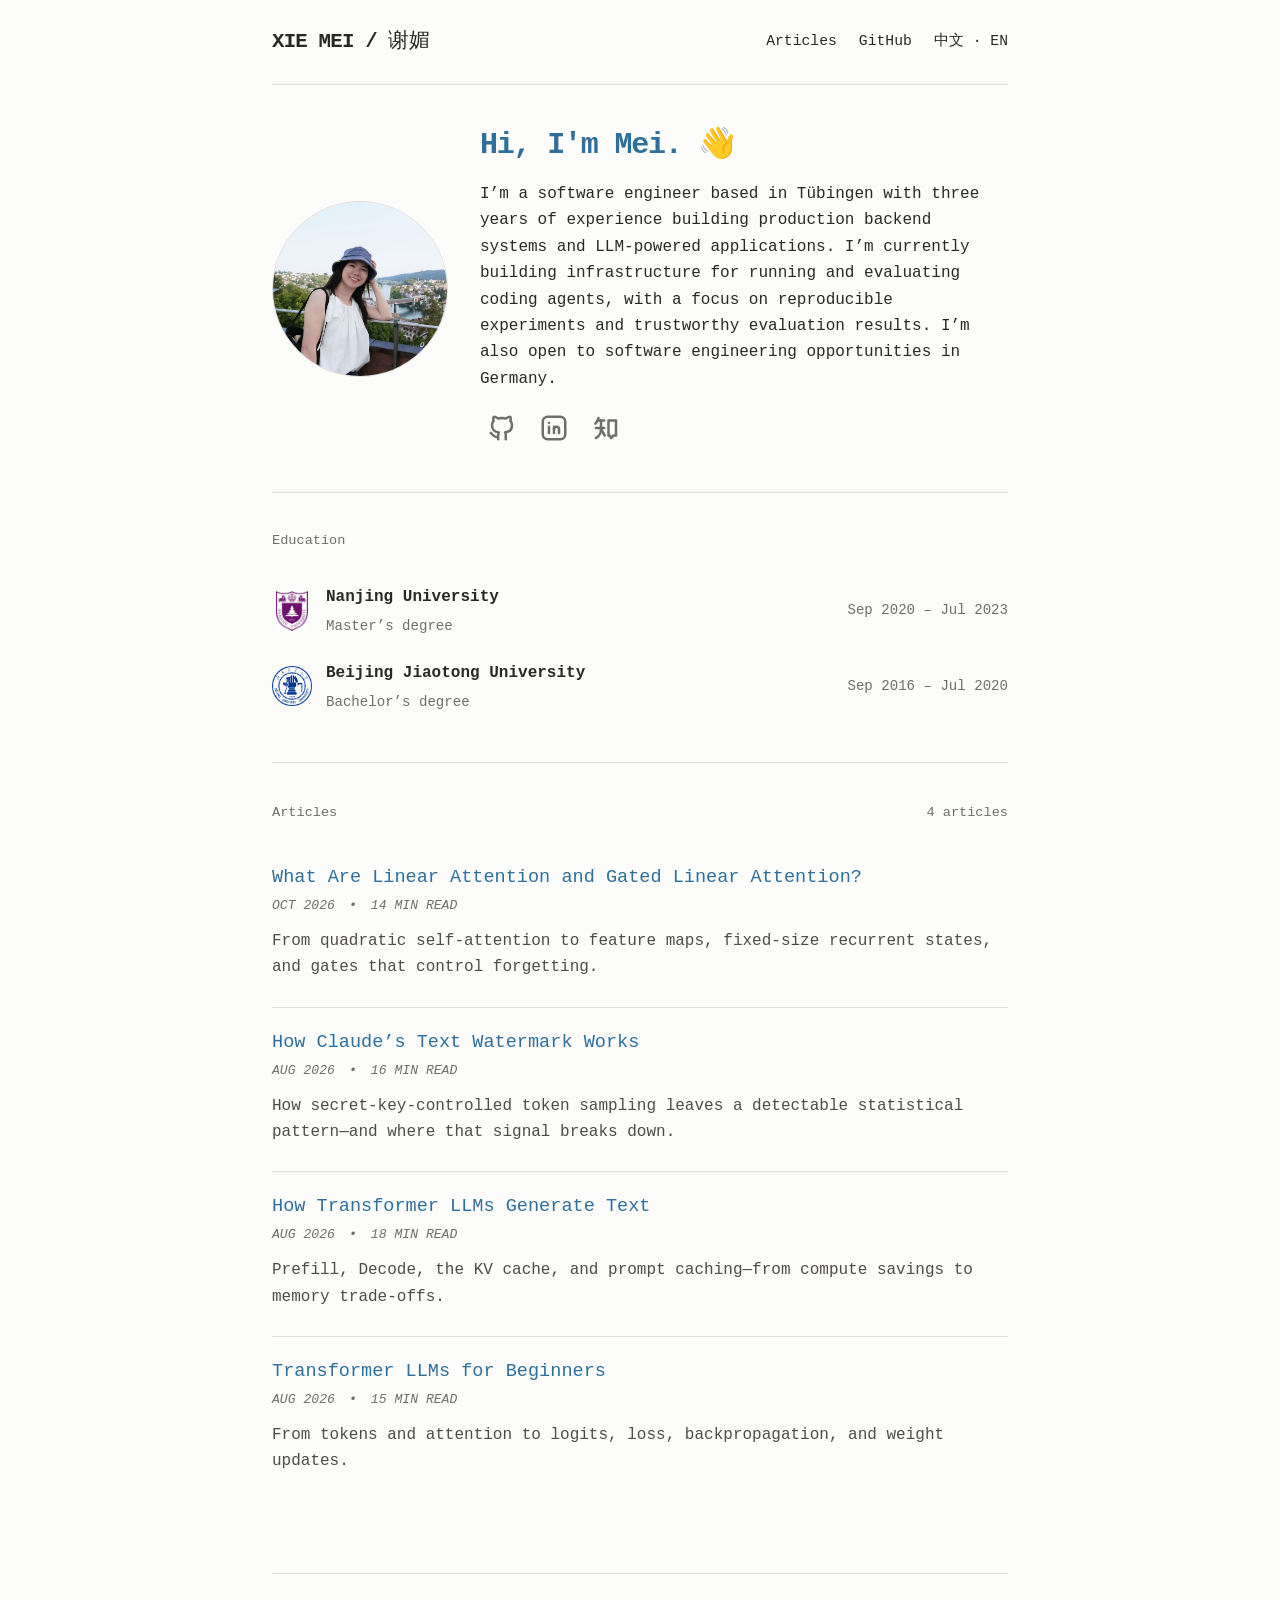
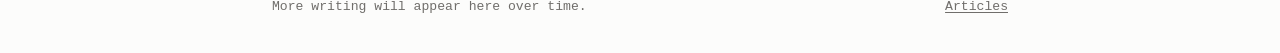
<file: index.html>
<!doctype html>
<html lang="en">
  <head>
    <meta charset="utf-8">
    <meta name="viewport" content="width=device-width, initial-scale=1">
    <meta
      name="description"
      content="Xie Mei's bilingual technical writing about language models, AI agents, and software engineering."
    >
    <meta name="theme-color" content="#fcfcfb">
    <title>Knowledge Library — XIE MEI / 谢媚</title>
    <link rel="stylesheet" href="/styles.css">
    <script type="module" src="/script.js?v=20261029-linear-attention"></script>
  </head>
  <body>
    <a class="skip-link" href="#articles">Skip to articles</a>

    <header class="site-header">
      <div class="site-shell header-inner">
        <a class="site-name" href="/" data-i18n="siteName">XIE MEI / 谢媚</a>
        <nav class="site-nav" data-i18n-aria="primaryNavAria" aria-label="Primary navigation">
          <a href="#articles" data-i18n="articlesNav">Articles</a>
          <a
            href="https://github.com/xiemeimeiaaa"
            data-i18n="githubLabel"
            data-i18n-aria="githubAria"
            aria-label="Visit Xie Mei's GitHub profile"
          >GitHub</a>
          <button
            class="language-switch"
            type="button"
            data-language-switch
            data-i18n="switchLabel"
            data-i18n-aria="switchLabel"
            aria-label="中文 · EN"
          >中文 · EN</button>
        </nav>
      </div>
    </header>

    <main class="site-shell home-main">
      <section class="profile-intro" aria-labelledby="page-heading">
        <div class="profile-portrait-wrap">
          <img
            class="profile-portrait"
            src="/assets/mei-profile.png"
            alt="Portrait of Mei"
            data-i18n-alt="profileImageAlt"
          >
        </div>
        <div class="profile-content">
          <h1 class="home-title" id="page-heading" data-i18n="profileHeading">Hi, I'm Mei. 👋</h1>
          <p class="intro-copy" data-i18n="profileDescription">
            I’m a software engineer based in Tübingen with three years of experience building production backend systems and LLM-powered applications. I’m currently building infrastructure for running and evaluating coding agents, with a focus on reproducible experiments and trustworthy evaluation results. I’m also open to software engineering opportunities in Germany.
          </p>
          <div class="profile-links" aria-label="Social profiles">
            <a
              class="profile-link"
              href="https://github.com/xiemeimeiaaa"
              data-i18n-aria="githubAria"
              aria-label="Visit Xie Mei's GitHub profile"
            >
              <svg
                viewBox="0 0 24 24"
                fill="none"
                stroke="currentColor"
                stroke-width="2"
                stroke-linecap="round"
                stroke-linejoin="round"
                aria-hidden="true"
              >
                <path stroke="none" d="M0 0h24v24H0z" fill="none"></path>
                <path d="M9 19c-4.3 1.4 -4.3 -2.5 -6 -3m12 5v-3.5c0 -1 .1 -1.4 -.5 -2c2.8 -.3 5.5 -1.4 5.5 -6a4.6 4.6 0 0 0 -1.3 -3.2a4.2 4.2 0 0 0 -.1 -3.2s-1.1 -.3 -3.5 1.3a12.3 12.3 0 0 0 -6.2 0c-2.4 -1.6 -3.5 -1.3 -3.5 -1.3a4.2 4.2 0 0 0 -.1 3.2a4.6 4.6 0 0 0 -1.3 3.2c0 4.6 2.7 5.7 5.5 6c-.6 .6 -.6 1.2 -.5 2v3.5"></path>
              </svg>
              <span class="visually-hidden" data-i18n="githubLabel">GitHub</span>
            </a>
            <a
              class="profile-link"
              href="https://www.linkedin.com/in/mei-xie-7ab332301/"
              data-i18n-aria="linkedinAria"
              aria-label="Visit Mei's LinkedIn profile"
            >
              <svg
                viewBox="0 0 24 24"
                fill="none"
                stroke="currentColor"
                stroke-width="2"
                stroke-linecap="round"
                stroke-linejoin="round"
                aria-hidden="true"
              >
                <path stroke="none" d="M0 0h24v24H0z" fill="none"></path>
                <path d="M8 11v5"></path>
                <path d="M8 8v.01"></path>
                <path d="M12 16v-5"></path>
                <path d="M16 16v-3a2 2 0 1 0 -4 0"></path>
                <path d="M3 7a4 4 0 0 1 4 -4h10a4 4 0 0 1 4 4v10a4 4 0 0 1 -4 4h-10a4 4 0 0 1 -4 -4z"></path>
              </svg>
              <span class="visually-hidden" data-i18n="linkedinLabel">LinkedIn</span>
            </a>
            <a
              class="profile-link"
              href="https://www.zhihu.com/people/wasabimiao-miao-miao"
              data-i18n-aria="zhihuAria"
              aria-label="Visit Mei's Zhihu profile"
            >
              <svg
                viewBox="0 0 24 24"
                fill="none"
                stroke="currentColor"
                stroke-width="2"
                stroke-linecap="round"
                stroke-linejoin="round"
                aria-hidden="true"
              >
                <path d="M14 6h6v12h-2l-2 2l-1 -2h-1l0 -12"></path>
                <path d="M4 12h6.5"></path>
                <path d="M10.5 6h-5"></path>
                <path d="M6 4c-.5 2.5 -1.5 3.5 -2.5 4.5"></path>
                <path d="M8 6v7c0 4.5 -2 5.5 -4 7"></path>
                <path d="M11 18l-3 -5"></path>
              </svg>
              <span class="visually-hidden" data-i18n="zhihuLabel">Zhihu</span>
            </a>
          </div>
        </div>
      </section>

      <section class="education" aria-labelledby="education-heading">
        <h2 id="education-heading" data-i18n="educationHeading">Education</h2>
        <div class="education-entry">
          <a class="education-school" href="https://www.nju.edu.cn/">
            <img class="education-logo" src="/assets/nanjing-university-logo.jpg" alt="" width="40" height="40">
            <span class="education-details">
              <span data-i18n="nanjingUniversity">Nanjing University</span>
              <span class="education-degree" data-i18n="nanjingDegree">Master’s degree</span>
            </span>
          </a>
          <time class="education-date" data-i18n="nanjingDates">Sep 2020 – Jul 2023</time>
        </div>
        <div class="education-entry">
          <a class="education-school" href="https://www.bjtu.edu.cn/">
            <img class="education-logo" src="/assets/beijing-jiaotong-university-logo.png" alt="" width="40" height="40">
            <span class="education-details">
              <span data-i18n="beijingJiaotongUniversity">Beijing Jiaotong University</span>
              <span class="education-degree" data-i18n="beijingDegree">Bachelor’s degree</span>
            </span>
          </a>
          <time class="education-date" data-i18n="beijingDates">Sep 2016 – Jul 2020</time>
        </div>
      </section>

      <section id="articles" class="articles" aria-labelledby="articles-heading">
        <div class="section-heading">
          <h2 id="articles-heading" data-i18n="latest">Articles</h2>
          <span class="article-count" data-i18n="count">4 articles</span>
        </div>

        <article class="post-entry">
          <h3 class="post-title">
            <a href="articles/linear-attention-and-gated-linear-attention/" data-i18n="article4Title" data-i18n-aria="article4Aria" aria-label="Read “What Are Linear Attention and Gated Linear Attention?”">What Are Linear Attention and Gated Linear Attention?</a>
          </h3>
          <div class="post-meta">
            <time datetime="2026-10-29" data-i18n="article4Date">OCT 2026</time>
            <span aria-hidden="true">•</span>
            <span data-i18n="article4ReadingTime">14 MIN READ</span>
          </div>
          <p class="post-summary" data-i18n="article4Summary">From quadratic self-attention to feature maps, fixed-size recurrent states, and gates that control forgetting.</p>
        </article>

        <article class="post-entry">
          <h3 class="post-title">
            <a
              href="articles/claude-text-watermark/"
              data-i18n="article3Title"
              data-i18n-aria="article3Aria"
              aria-label="Read “How Claude’s Text Watermark Works”"
            >How Claude’s Text Watermark Works</a>
          </h3>
          <div class="post-meta">
            <time datetime="2026-08-26" data-i18n="article3Date">AUG 2026</time>
            <span aria-hidden="true">•</span>
            <span data-i18n="article3ReadingTime">16 MIN READ</span>
          </div>
          <p class="post-summary" data-i18n="article3Summary">
            How secret-key-controlled token sampling leaves a detectable
            statistical pattern—and where that signal breaks down.
          </p>
        </article>

        <article class="post-entry">
          <h3 class="post-title">
            <a
              href="articles/transformer-inference-kv-cache/"
              data-i18n="article2Title"
              data-i18n-aria="article2Aria"
              aria-label="Read “How Transformer LLMs Generate Text”"
            >How Transformer LLMs Generate Text</a>
          </h3>
          <div class="post-meta">
            <time datetime="2026-08-03" data-i18n="article2Date">AUG 2026</time>
            <span aria-hidden="true">•</span>
            <span data-i18n="article2ReadingTime">18 MIN READ</span>
          </div>
          <p class="post-summary" data-i18n="article2Summary">
            Prefill, Decode, the KV cache, and prompt caching—from compute
            savings to memory trade-offs.
          </p>
        </article>

        <article class="post-entry">
          <h3 class="post-title">
            <a
              href="articles/transformer-llms-for-beginners/"
              data-i18n="articleTitle"
              data-i18n-aria="articleAria"
              aria-label="Read “Transformer LLMs for Beginners”"
            >Transformer LLMs for Beginners</a>
          </h3>
          <div class="post-meta">
            <time datetime="2026-08-01" data-i18n="date">AUG 2026</time>
            <span aria-hidden="true">•</span>
            <span data-i18n="readingTime">15 MIN READ</span>
          </div>
          <p class="post-summary" data-i18n="articleSummary">
            From tokens and attention to logits, loss, backpropagation, and
            weight updates.
          </p>
        </article>
      </section>
    </main>

    <footer class="site-footer">
      <div class="site-shell footer-inner">
        <p data-i18n="footer">More writing will appear here over time.</p>
        <a href="#articles" data-i18n="articlesNav">Articles</a>
      </div>
    </footer>
  </body>
</html>
</file>
<file: styles.css>
:root {
  color-scheme: light;
  --background: #fcfcfb;
  --surface: #f3f3f1;
  --ink: #292827;
  --muted: #706e6b;
  --accent: #2f6f99;
  --accent-dark: #205474;
  --line: #dfdedb;
  --code: #f1f1ef;
  font-family: ui-monospace, SFMono-Regular, Menlo, Monaco, Consolas,
    "Liberation Mono", "Noto Sans Mono CJK SC", "Noto Sans SC", monospace;
  font-synthesis: none;
}

* {
  box-sizing: border-box;
}

html {
  min-width: 320px;
  background: var(--background);
  scroll-behavior: smooth;
}

body {
  min-width: 320px;
  margin: 0;
  color: var(--ink);
  background: var(--background);
  font-size: 16px;
  line-height: 1.75;
  overflow-wrap: anywhere;
  text-rendering: optimizeLegibility;
}

a {
  color: var(--accent);
  text-underline-offset: 0.18em;
  text-decoration-thickness: 1px;
}

a:hover {
  color: var(--accent-dark);
}

button,
a {
  -webkit-tap-highlight-color: transparent;
}

.site-shell {
  width: min(736px, calc(100% - 48px));
  margin-inline: auto;
}

.skip-link {
  position: fixed;
  z-index: 20;
  top: 10px;
  left: 10px;
  padding: 8px 12px;
  border-radius: 4px;
  color: var(--background);
  background: var(--ink);
  transform: translateY(-160%);
}

.skip-link:focus {
  transform: translateY(0);
}

.site-header {
  background: var(--background);
}

.header-inner {
  min-height: 85px;
  display: flex;
  align-items: center;
  justify-content: space-between;
  gap: 24px;
  border-bottom: 1px solid var(--line);
}

.site-name {
  min-height: 44px;
  display: inline-flex;
  align-items: center;
  color: var(--ink);
  font-size: 1.3rem;
  font-weight: 800;
  letter-spacing: -0.04em;
  text-decoration: none;
  white-space: nowrap;
}

.site-nav {
  display: flex;
  align-items: center;
  gap: 22px;
}

.site-nav a,
.language-switch {
  min-height: 44px;
  display: inline-flex;
  align-items: center;
  color: var(--ink);
  font: inherit;
  font-size: 0.92rem;
  text-decoration: none;
}

.site-nav a:hover {
  color: var(--accent);
}

.language-switch {
  padding: 0;
  border: 0;
  background: transparent;
  cursor: pointer;
}

.home-main {
  padding-block: 42px 72px;
}

.profile-intro {
  display: grid;
  grid-template-columns: 176px minmax(0, 1fr);
  align-items: center;
  gap: 32px;
  padding-bottom: 42px;
  border-bottom: 1px solid var(--line);
}

.profile-portrait-wrap {
  width: 176px;
  height: 176px;
}

.profile-portrait {
  width: 100%;
  height: 100%;
  display: block;
  border: 1px solid var(--line);
  border-radius: 50%;
  object-fit: cover;
  object-position: 0% 52%;
}

.profile-content {
  min-width: 0;
}

h1,
h2,
h3,
p {
  margin-top: 0;
}

.home-title,
.article-title,
.article-page h2,
.article-page h3 {
  font-family: inherit;
  text-wrap: balance;
}

.home-title,
.article-title {
  margin: 0;
  color: var(--accent);
  font-size: 1.875rem;
  font-weight: 800;
  line-height: 1.2;
  letter-spacing: -0.04em;
}

.intro-copy {
  max-width: 680px;
  margin: 18px 0 0;
  color: var(--ink);
  font-size: 1rem;
  line-height: 1.65;
}

.profile-links {
  margin-top: 14px;
  display: flex;
  align-items: center;
  gap: 8px;
}

.profile-link {
  width: 44px;
  height: 44px;
  display: inline-flex;
  align-items: center;
  justify-content: center;
  color: var(--muted);
  text-decoration: none;
  transition: color 150ms ease, transform 150ms ease;
}

.profile-link:hover {
  color: var(--accent);
  transform: rotate(6deg);
}

.profile-link svg {
  width: 24px;
  height: 24px;
  display: block;
  fill: none;
  stroke: currentColor;
  transform: scale(1.25);
}

.visually-hidden {
  width: 1px;
  height: 1px;
  position: absolute;
  overflow: hidden;
  margin: -1px;
  padding: 0;
  border: 0;
  clip: rect(0 0 0 0);
  clip-path: inset(50%);
  white-space: nowrap;
}

.education {
  padding: 36px 0 38px;
  border-bottom: 1px solid var(--line);
}

.education h2 {
  margin: 0 0 20px;
  color: var(--muted);
  font-size: 0.85rem;
  font-weight: 500;
}

.education-entry {
  display: flex;
  align-items: center;
  justify-content: space-between;
  gap: 20px;
  padding: 10px 0;
}

.education-school {
  display: inline-flex;
  align-items: center;
  gap: 14px;
  color: var(--ink);
  font-weight: 600;
  text-decoration: none;
}

.education-school:hover {
  color: var(--accent);
}

.education-logo {
  width: 40px;
  height: 40px;
  object-fit: contain;
  flex: none;
}

.education-details {
  display: flex;
  flex-direction: column;
  gap: 3px;
}

.education-degree {
  color: var(--muted);
  font-size: 0.88rem;
  font-weight: 400;
}

.education-date {
  color: var(--muted);
  font-size: 0.88rem;
  white-space: nowrap;
}

.articles {
  padding-top: 38px;
}

.section-heading {
  margin-bottom: 18px;
  display: flex;
  align-items: baseline;
  justify-content: space-between;
  gap: 24px;
}

.section-heading h2,
.article-count {
  margin: 0;
  color: var(--muted);
  font-size: 0.85rem;
  font-weight: 500;
}

.post-entry {
  padding: 22px 0 26px;
  border-top: 1px solid var(--line);
}

.post-entry:first-of-type {
  border-top: 0;
}

.post-title {
  margin: 0;
  font-size: 1.16rem;
  font-weight: 500;
  line-height: 1.4;
}

.post-title a {
  text-decoration: none;
}

.post-meta,
.article-meta {
  display: flex;
  flex-wrap: wrap;
  align-items: center;
  gap: 8px 14px;
  color: var(--muted);
  font-size: 0.82rem;
  font-style: italic;
}

.post-meta {
  margin-top: 4px;
}

.post-summary {
  margin: 10px 0 0;
  color: #4e4c49;
  line-height: 1.65;
}

.site-footer {
  padding-bottom: 34px;
}

.footer-inner {
  padding-top: 22px;
  display: flex;
  align-items: center;
  justify-content: space-between;
  gap: 24px;
  border-top: 1px solid var(--line);
  color: var(--muted);
  font-size: 0.82rem;
}

.footer-inner p {
  margin: 0;
}

.footer-inner a {
  color: var(--muted);
}

.article-main {
  padding-block: 36px 80px;
}

.article-header {
  margin-bottom: 42px;
  padding-bottom: 28px;
  border-bottom: 1px solid var(--line);
}

.back-link {
  display: inline-block;
  margin-bottom: 20px;
  font-size: 0.9rem;
}

.article-title {
  max-width: 100%;
}

.dek {
  margin: 18px 0 0;
  color: #4e4c49;
  font-size: 1rem;
  font-style: italic;
  line-height: 1.7;
}

.article-meta {
  margin-top: 14px;
}

.article-page {
  min-width: 0;
}

.article-page h2 {
  margin: 2.8rem 0 0.8rem;
  font-size: 1.55rem;
  line-height: 1.25;
  letter-spacing: -0.035em;
}

.article-page h3 {
  margin: 2.2rem 0 0.65rem;
  font-size: 1.18rem;
  line-height: 1.35;
  letter-spacing: -0.02em;
}

.article-page p,
.article-page ul,
.article-page ol {
  margin-bottom: 1.15rem;
}

.article-page li + li {
  margin-top: 0.45rem;
}

.article-page strong {
  font-weight: 800;
}

.article-page figure {
  margin: 2rem 0;
}

.article-page img {
  width: 100%;
  height: auto;
  display: block;
  border: 1px solid var(--line);
  border-radius: 4px;
  background: white;
}

.article-page figcaption {
  margin-top: 8px;
  color: var(--muted);
  font-size: 0.82rem;
  text-align: center;
}

.article-page pre {
  max-width: 100%;
  overflow-x: auto;
  margin: 1.4rem 0;
  padding: 16px;
  border: 1px solid var(--line);
  border-radius: 4px;
  background: var(--code);
  font: inherit;
  font-size: 0.88rem;
  line-height: 1.55;
}

.article-page code {
  padding: 0.08em 0.28em;
  border-radius: 3px;
  background: var(--code);
  font: inherit;
  font-size: 0.92em;
}

.article-page pre code {
  padding: 0;
  background: transparent;
  font-size: inherit;
}

.article-page table {
  width: 100%;
  display: block;
  overflow-x: auto;
  margin: 1.6rem 0;
  border-collapse: collapse;
  font-size: 0.88rem;
}

.article-page th,
.article-page td {
  min-width: 140px;
  padding: 9px 12px;
  border-bottom: 1px solid var(--line);
  text-align: left;
  vertical-align: top;
}

.article-page th {
  font-weight: 800;
}

.math-block,
.math.display {
  max-width: 100%;
  overflow-x: auto;
  margin: 1.5rem 0;
  padding-block: 2px;
  text-align: center;
}

.MathJax,
mjx-container {
  overflow-x: auto;
  overflow-y: hidden;
  font-family: initial;
}

.prerequisite,
.callout,
.source-note {
  margin-block: 1.6rem;
  padding: 14px 16px;
  border-left: 3px solid var(--accent);
  background: var(--surface);
}

:focus-visible {
  border-radius: 2px;
  outline: 2px solid var(--accent);
  outline-offset: 4px;
}

@media (max-width: 640px) {
  .header-inner {
    gap: 16px;
  }

  .site-shell {
    width: min(100% - 32px, 736px);
  }

  .header-inner {
    min-height: 73px;
    align-items: center;
  }

  .site-name {
    font-size: 1.05rem;
  }

  .site-nav {
    gap: 10px;
  }

  .site-nav a,
  .language-switch {
    font-size: 0.78rem;
  }

  .home-main {
    padding-block: 30px 52px;
  }

  .article-main {
    padding-block: 28px 60px;
  }

  .home-title,
  .article-title {
    font-size: 1.5rem;
    line-height: 1.3;
  }

  .profile-intro {
    grid-template-columns: 1fr;
    gap: 24px;
    padding-bottom: 30px;
  }

  .profile-portrait-wrap {
    width: 148px;
    height: 148px;
    margin-inline: auto;
  }

  .profile-links {
    justify-content: center;
  }

  .profile-link svg {
    transform: scale(1.1);
  }

  .education-entry {
    align-items: flex-start;
    flex-direction: column;
    gap: 2px;
  }

  .education-date {
    margin-left: 54px;
  }

  .article-header {
    margin-bottom: 34px;
  }

  .article-page h2 {
    font-size: 1.35rem;
  }

  .article-page h3 {
    font-size: 1.08rem;
  }

  .footer-inner {
    align-items: flex-start;
    flex-direction: column;
    gap: 6px;
  }
}

@media (max-width: 360px) {
  .header-inner {
    min-height: auto;
    padding-block: 10px;
    align-items: flex-start;
    flex-direction: column;
    gap: 0;
  }

  .site-nav {
    width: 100%;
    justify-content: space-between;
  }
}


@media (prefers-reduced-motion: reduce) {
  html {
    scroll-behavior: auto;
  }

  .profile-link {
    transition: none;
  }

  .profile-link:hover {
    transform: none;
  }
}
</file>
